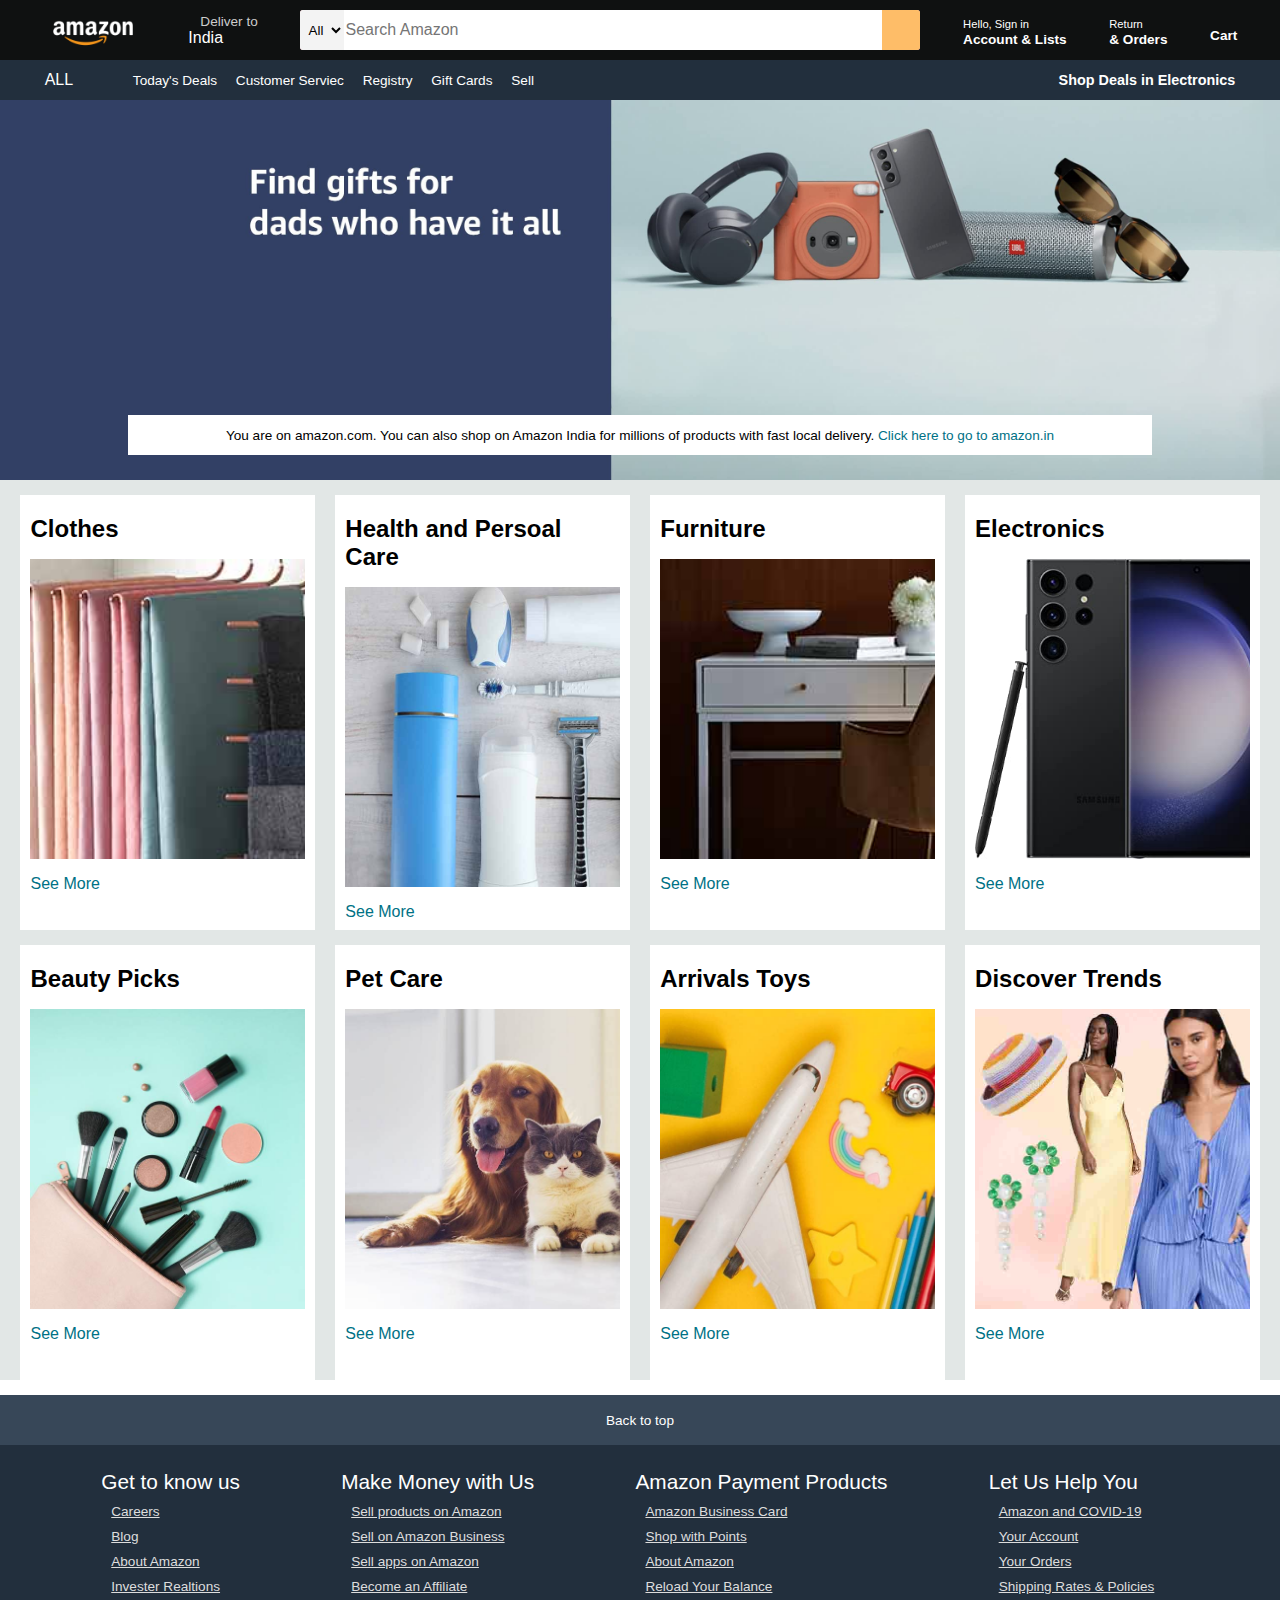
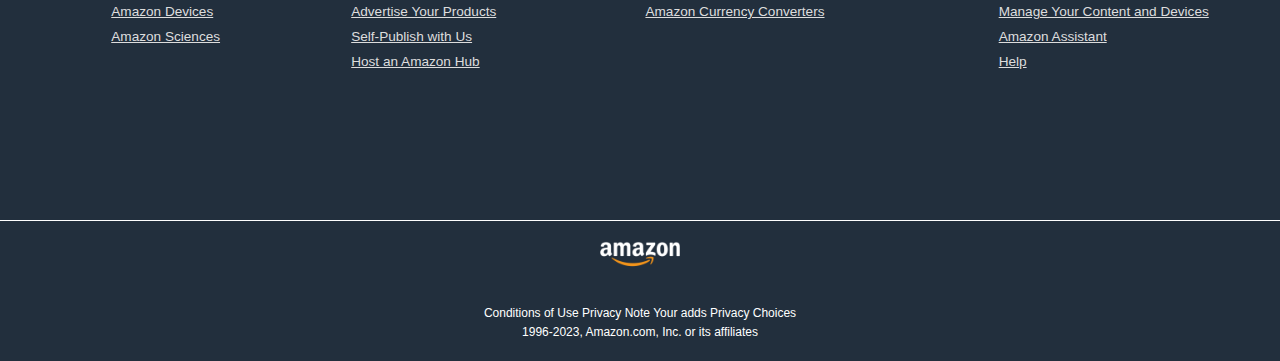
<file: Level 1 Task 1  Landing Page/index.html>
<!DOCTYPE html>
<html lang="en">
<head>
    <meta charset="UTF-8">
    <meta http-equiv="X-UA-Compatible" content="IE=edge">
    <meta name="viewport" content="width=device-width, initial-scale=1.0">
    <title>Amazon Home Page</title>
    <link rel="stylesheet" href="https://cdnjs.cloudflare.com/ajax/libs/font-awesome/6.4.0/css/all.min.css" integrity="sha512-iecdLmaskl7CVkqkXNQ/ZH/XLlvWZOJyj7Yy7tcenmpD1ypASozpmT/E0iPtmFIB46ZmdtAc9eNBvH0H/ZpiBw==" crossorigin="anonymous" referrerpolicy="no-referrer" />
    <link rel="stylesheet" href="style.css">
    
</head>
<body>
    <header>
        <div class="navbar">
            <div class="nav-logo border">
                <div class="logo"></div>
            </div>

            <div class="nav-address border">
                <p class="add-first">Deliver to</p>
                <div class="add-icon">
                    <i class="fa-solid fa-location-dot"></i>
                    <p class="add-second">India</p>
                </div>
            </div>

            <div class="nav-search">
                <select class="search-select">
                    <option>All</option>
                </select>
                <input placeholder="Search Amazon" class="search-input">
                <div class="search-icon">
                    <i class="fa-solid fa-magnifying-glass"></i>
                </div>
            </div>

            <div class="nav-signin border">
                <p><span>Hello, Sign in</span></p>
                <p class="nav-second">Account & Lists</p>
            </div>

            <div class="nav-return border">
                <p><span>Return</span></p>
                <p class="nav-second">& Orders</p>
            </div>

            <div class="nav-cart border">
                <i class="fa-solid fa-cart-shopping"></i>
                Cart
            </div>
        </div>

        <div class="panel">
            <div class="panel-all">
                <i class="fa-solid fa-bars"></i>
                ALL
            </div>
            <div class="panel-ops">
                <p>Today's Deals</p>
                <p>Customer Serviec</p>
                <p>Registry</p>
                <p>Gift Cards</p>
                <p>Sell</p>
            </div>
            <div class="panel-deals">
                Shop Deals in Electronics
            </div>
        </div>
    </header>

    <div class="hero-section">
        <div class="hero-msg">
            <p>You are on amazon.com. You can also shop on Amazon India for millions of products with fast local delivery. <a href="#" style="text-decoration: none;">Click here to go to amazon.in</a></p>
        </div>
    </div>

    <div class="shop-section">
        <div class="box">
            <div class="box-content">
                <h2>Clothes</h2>
                <div class="box-img" style="background-image: url('images/box1_image.jpg');"></div>
                <p>See More</p>
            </div>
        </div>
        <div class="box">
            <div class="box-content">
                <h2>Health and Persoal Care</h2>
                <div class="box-img" style="background-image: url('images/box2_image.jpg');"></div>
                <p>See More</p>
            </div>
        </div>
        <div class="box">
            <div class="box-content">
                <h2>Furniture</h2>
                <div class="box-img" style="background-image: url('images/box3_image.jpg');"></div>
                <p>See More</p>
            </div>
        </div>
        <div class="box">
            <div class="box-content">
                <h2>Electronics</h2>
                <div class="box-img" style="background-image: url('images/box4_image.jpg');"></div>
                <p>See More</p>
            </div>
        </div>
        <div class="box">
            <div class="box-content">
                <h2>Beauty Picks</h2>
                <div class="box-img" style="background-image: url('images/box5_image.jpg');"></div>
                <p>See More</p>
            </div>
        </div>
        <div class="box">
            <div class="box-content">
                <h2>Pet Care</h2>
                <div class="box-img" style="background-image: url('images/box6_image.jpg');"></div>
                <p>See More</p>
            </div>
        </div>
        <div class="box">
            <div class="box-content">
                <h2>Arrivals Toys</h2>
                <div class="box-img" style="background-image: url('images/box7_image.jpg');"></div>
                <p>See More</p>
            </div>
        </div>
        <div class="box">
            <div class="box-content">
                <h2>Discover Trends</h2>
                <div class="box-img" style="background-image: url('images/box8_image.jpg');"></div>
                <p>See More</p>
            </div>
        </div>
    </div>

    <footer>
        <div class="foot-panel1">
            Back to top
        </div>

        <div class="foot-panel2">
            <ul>
                <p>Get to know us</p>
                <a href="">Careers</a>
                <a href="">Blog</a>
                <a href="">About Amazon</a>
                <a href="">Invester Realtions</a>
                <a href="">Amazon Devices</a>           
                <a href="">Amazon Sciences</a>
            </ul>
            <ul>
                <p>Make Money with Us</p>
                <a href="">Sell products on Amazon</a>
                <a href="">Sell on Amazon Business</a>
                <a href="">Sell apps on Amazon</a>
                <a href="">Become an Affiliate</a>
                <a href="">Advertise Your Products</a>           
                <a href="">Self-Publish with Us</a>
                <a href="">Host an Amazon Hub</a>
            </ul>
            <ul>
                <p>Amazon Payment Products</p>
                <a href="">Amazon Business Card</a>
                <a href="">Shop with Points</a>
                <a href="">About Amazon</a>
                <a href="">Reload Your Balance</a>
                <a href="">Amazon Currency Converters</a>
            </ul>
            <ul>
                <p>Let Us Help You</p>
                <a href="">Amazon and COVID-19</a>
                <a href="">Your Account</a>
                <a href="">Your Orders</a>
                <a href="">Shipping Rates & Policies</a>
                <a href="">Manage Your Content and Devices</a>           
                <a href="">Amazon Assistant</a>
                <a href="">Help</a>
            </ul>
        </div>

        <div class="foot-panel3">
            <div class="nav-logo">
                <div class="logo"></div>
            </div>
        </div>   
         
        <div class="foot-panel4">
            <div class="pages">
                <a href="">Conditions of Use</a>
                <a href="">Privacy Note</a>
                <a href="">Your adds Privacy Choices</a>
            </div>
            <div class="copyright">
                <i class="fa-regular fa-copyright"></i>
                1996-2023, Amazon.com, Inc. or its affiliates
            </div>
        </div>
    </footer>
</body>
</html>
</file>
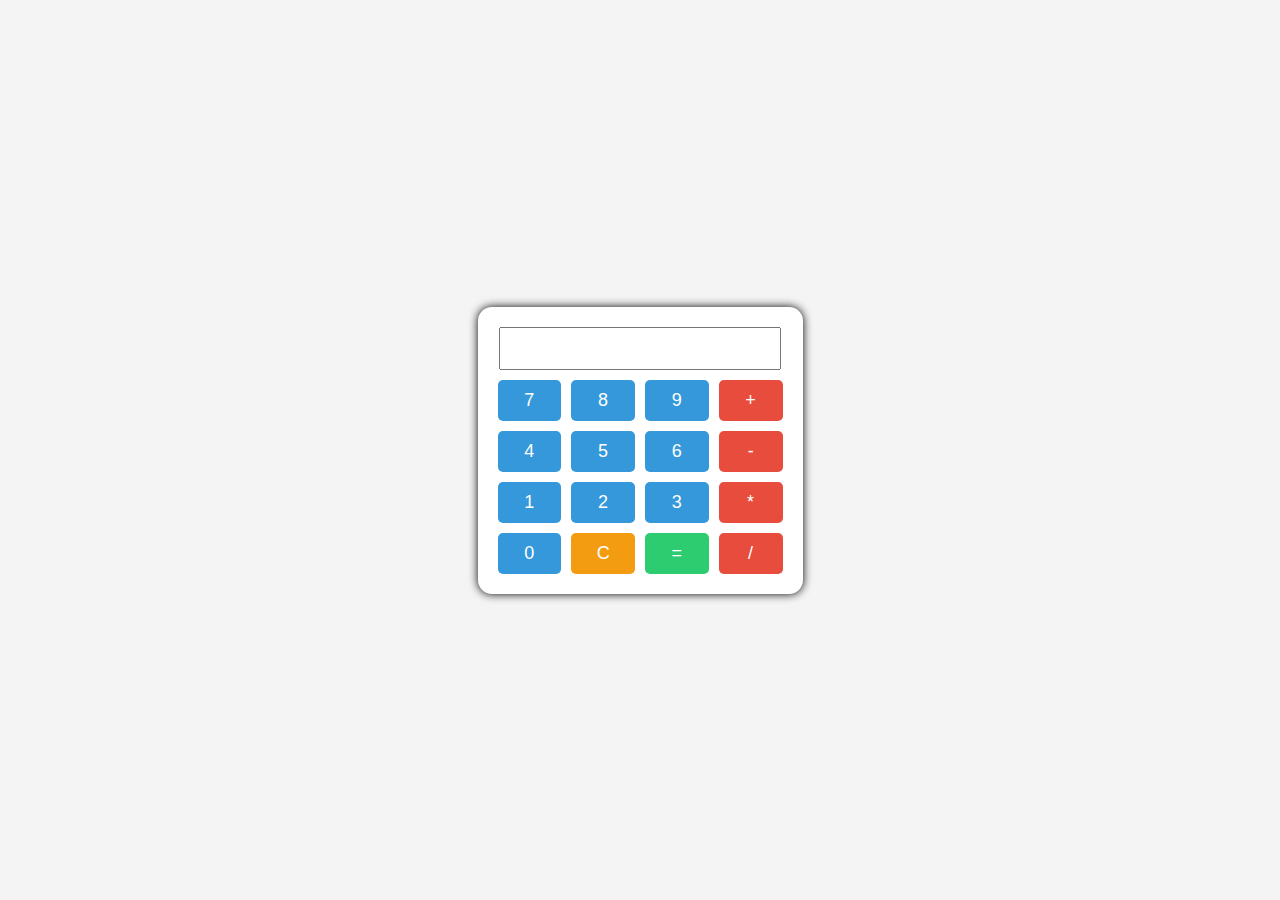
<file: Level 1 Task 3 Calculator/index.html>
<!DOCTYPE html>
<html lang="en">
<head>
<meta charset="UTF-8">
<meta name="viewport" content="width=device-width, initial-scale=1.0">
<title>Calculator</title>
<link rel="stylesheet" href="styles.css">
</head>
<body>
<div class="calculator">
  <input type="text" id="result" readonly>
  <div class="keypad">
    <button class="grid-item" onclick="appendToResult('7')">7</button>
    <button class="grid-item" onclick="appendToResult('8')">8</button>
    <button class="grid-item" onclick="appendToResult('9')">9</button>
    <button class="grid-item operator" onclick="appendToResult('+')">+</button>
    <button class="grid-item" onclick="appendToResult('4')">4</button>
    <button class="grid-item" onclick="appendToResult('5')">5</button>
    <button class="grid-item" onclick="appendToResult('6')">6</button>
    <button class="grid-item operator" onclick="appendToResult('-')">-</button>
    <button class="grid-item" onclick="appendToResult('1')">1</button>
    <button class="grid-item" onclick="appendToResult('2')">2</button>
    <button class="grid-item" onclick="appendToResult('3')">3</button>
    <button class="grid-item operator" onclick="appendToResult('*')">*</button>
    <button class="grid-item" onclick="appendToResult('0')">0</button>
    <button class="grid-item clear" onclick="clearResult()">C</button>
    <button class="grid-item equal" onclick="calculateResult()">=</button>
    <button class="grid-item operator" onclick="appendToResult('/')">/</button>
  </div>
</div>
<script src="script.js"></script>
</body>
</html>
</file>
<file: Level 1 Task 1  Landing Page/style.css>
*{
    margin: 0;
    font-family: Arial;
    border: border-box;
}
.navbar{
    height: 60px;
    background-color: #0f1111;
    color: white;
    display: flex;
    align-items: center;
    justify-content: space-evenly;
}
.nav-logo{
    height:50px;
    width:100px;
}
.logo{
    background-image: url("images/amazon_logo.png");
    background-size: cover;
    height: 50px;
    width:100%;
}
.border{
    border: 2px soild transparent;
}
.border:hover{
    border: 1.5px solid white;
}

/**BOX 2**/
.add-first{
    color: #cccccc;
    font-size: 0.85rem;
    margin-left: 15px;
}
.add-second{
    font-size: 1rem;
    margin-left: 3px;
}
.add-icon{
    display: flex;
    align-items: center;
}

/**box3**/
.nav-search{
    display: flex;
    justify-content: space-evenly;
    background-color: pink;
    width: 620px;
    height: 40px;
    border-radius: 3px;
}
.search-select{
    background-color: #f3f3f3;
    width:50px;
    text-align: center;
    border-top-left-radius: 3px;
    border-bottom-left-radius: 3px;
    border: none;
}
.search-input{
    width:100%;
    font-size: 1rem;
    border: none;
}
.search-icon{
    width: 45px;
    display: flex;
    justify-content: center;
    align-items: center;
    font-size: 1.2rem;
    background-color: #febd68;
    border-top-right-radius: 3px;
    border-bottom-right-radius: 3px;
    color: #0f1111;
}
.nav-search:hover{
    border: 2px solid orange;
}
/**box 4**/
span{
    font-size: 0.7rem;
}
.nav-second{
    font-size: 0.85rem;
    font-weight: 700;
}

/**box 6**/
.nav-cart i{
    font-size: 30px;
}
.nav-cart{
    font-size: 0.85rem;
    font-weight: bolder;
}

/**panel**/
.panel{
    height: 40px;
    background-color: #222f3d;
    display: flex;
    color: white;
    align-items: center;
    justify-content: space-evenly;
}
.panel-ops p{
    display: inline;
    margin-left: 15px;
}
.panel-ops{
    width: 70%;
    font-size: 0.85rem;
}
.panel-deals{
    font-size: 0.9rem;
    font-weight: bold;
}

/**hero section(main body)**/
.hero-section{
    height: 380px;
    background-image: url("images/hero_image.jpg");
    background-size: cover;
    display: flex;
    justify-content: center;
    align-items: flex-end;
}
.hero-msg{
    height: 40px;
    background-color: white;
    display: flex;
    align-items: center;
    justify-content: center;
    font-size: 0.85rem;
    width: 80%;
    margin-bottom: 25px;
}
.hero-msg a{
    color: #007185;
}

/**shop-section**/
.shop-section{
    display: flex;
    flex-wrap: wrap;
    justify-content: space-evenly;
    background-color: #e2e7e6;

}
.box{
    width: 23%;
    /* border: 2px solid black; */
    height: 400px;
    background-color: white;
    padding: 20px 0px 15px;
    margin-top: 15px;
}
.box-img{
    height: 300px;
    background-size: cover;
    margin-top: 1rem;
    margin-bottom: 1rem;
}
.box-content{
    margin-left: 10px;
    margin-right: 10px;
}
.box-content p {
    color: #007185;
}

/**footer**/
footer{
    margin-top: 15px;
}
.foot-panel1{
    background-color: #374758;
    color: white;
    height: 50px;
    display: flex;
    justify-content: center;
    align-items: center;
    font-size: 0.85rem;
}
.foot-panel2{
    
    background-color: #222f3d;
    color: white;
    height: 350px;
    display: flex;
    justify-content: space-evenly;
    padding-top: 25px;
}
ul p{
    font-size: 1.3rem;
    margin-bottom: 10px;
}
ul a{
    display: block;
    font-size: 0.85rem;
    color: #dddddd;
    margin: 10px;
}

.foot-panel3{
    background-color: #222f3d;
    border-top: 0.5px solid white;
    display: flex;
    justify-content: center;
    align-items: center;
    height: 60px;
    width: 100%;
}
.logo{
    background-image: url("images/amazon_logo.png");
    background-size: cover;
    height: 50px;
    width:100%;
}
/**panel4**/
.foot-panel4{
    background-color: #222f3d;
    color: white;
    height: 80px;
    font-size: 0.75rem;
    text-align: center;
}
.foot-panel4 a{
    text-decoration: none;
    color: white;
}
.pages{
    padding-top: 25px;
}
.copyright{
    margin-top: 5px;0 
}
</file>
<file: Level 1 Task 3 Calculator/styles.css>
body {
    font-family: Arial, sans-serif;
    display: flex;
    justify-content: center;
    align-items: center;
    height: 100vh;
    margin: 0;
    background-color: #f4f4f4;
  }
  
  .calculator {
    background-color: #ffffff;
    border-radius: 14px;
    box-shadow: 0 0 10px rgba(0, 0, 0, 19.2);
    padding: 20px;
    text-align: center;
  }
  
  #result {
    width: 92%;
    font-size: 20px;
    margin-bottom: 10px;
    padding: 8px;
  }
  
  .keypad {
    display: grid;
    grid-template-columns: repeat(4, 1fr);
    grid-gap: 10px;
  }
  
  .grid-item {
    font-size: 18px;
    padding: 10px;
    background-color: #3498db;
    color: #fff;
    border: none;
    border-radius: 5px;
    cursor: pointer;
    transition: background-color 0.3s;
  }
  
  .grid-item:hover {
    background-color: #2980b9;
  }
  
  .operator {
    background-color: #e74c3c;
  }
  
  .clear {
    background-color: #f39c12;
  }
  
  .equal {
    background-color: #2ecc71;
  }
</file>
